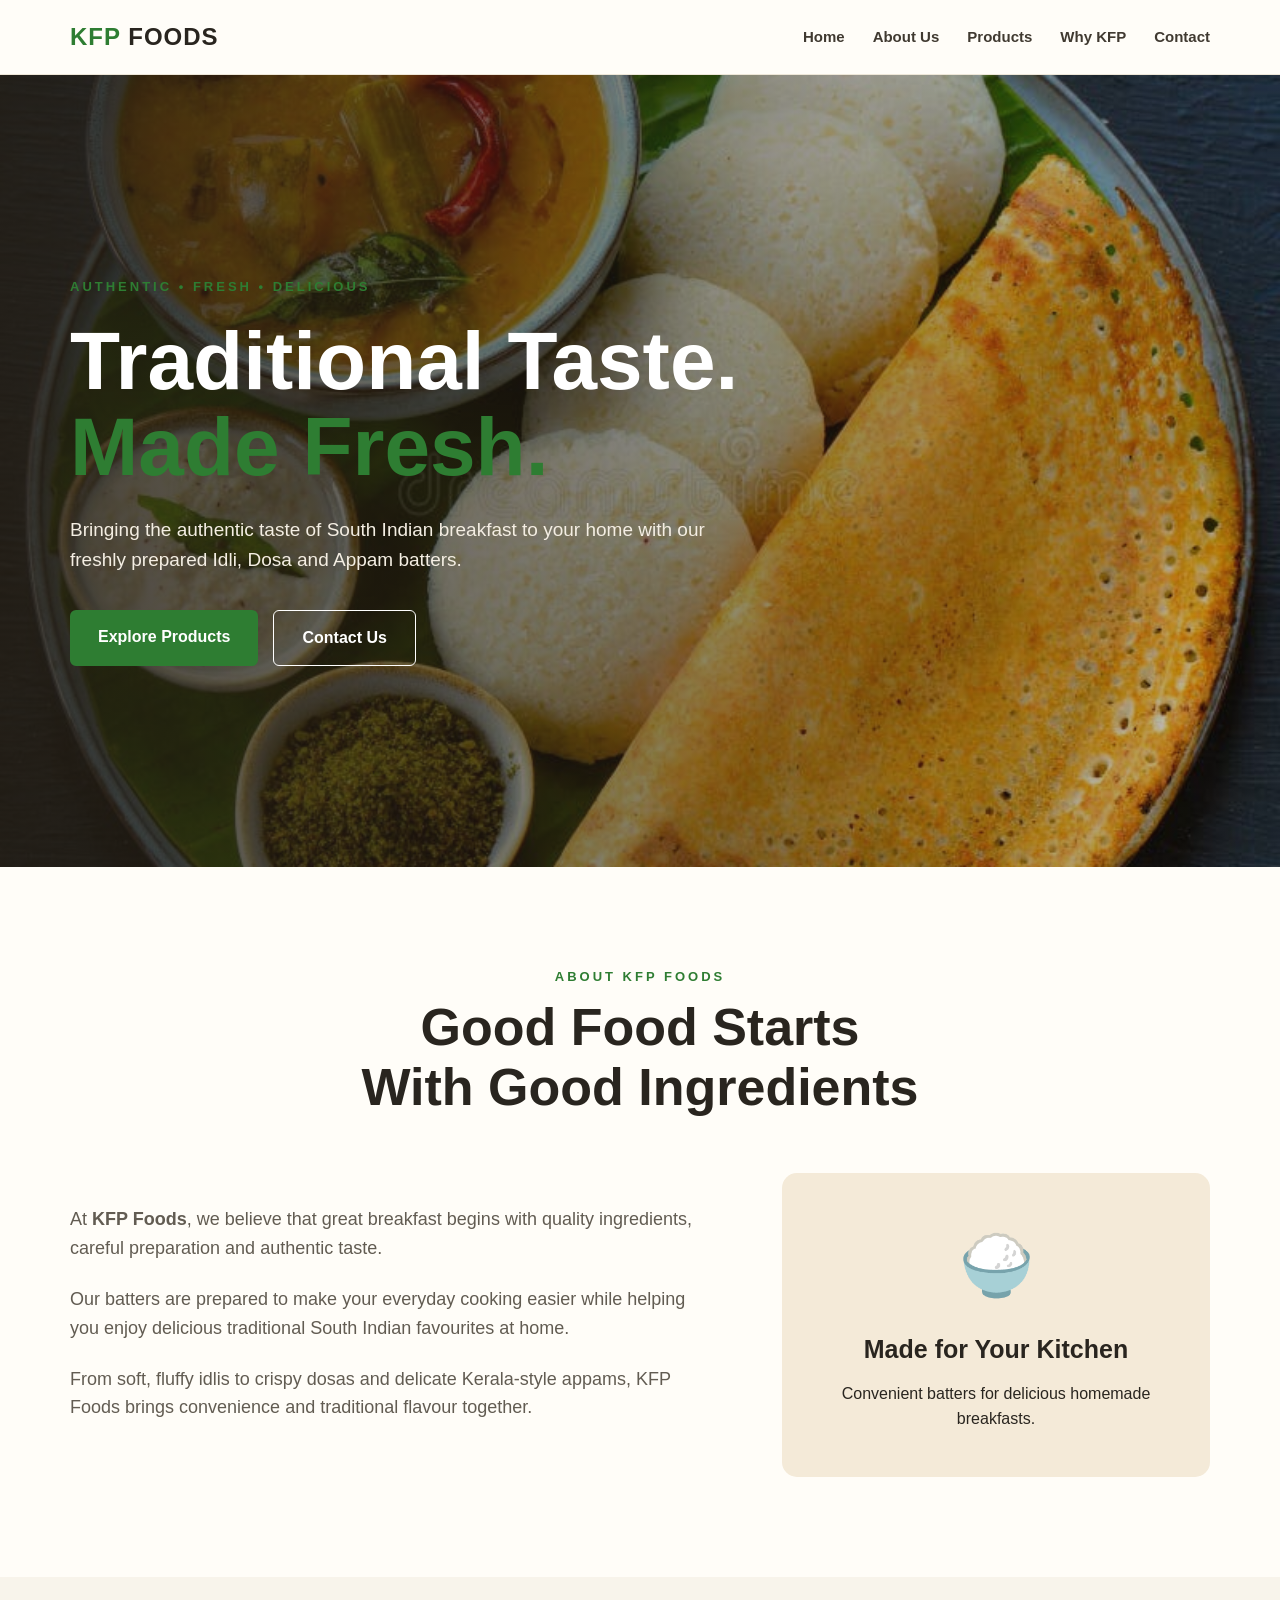
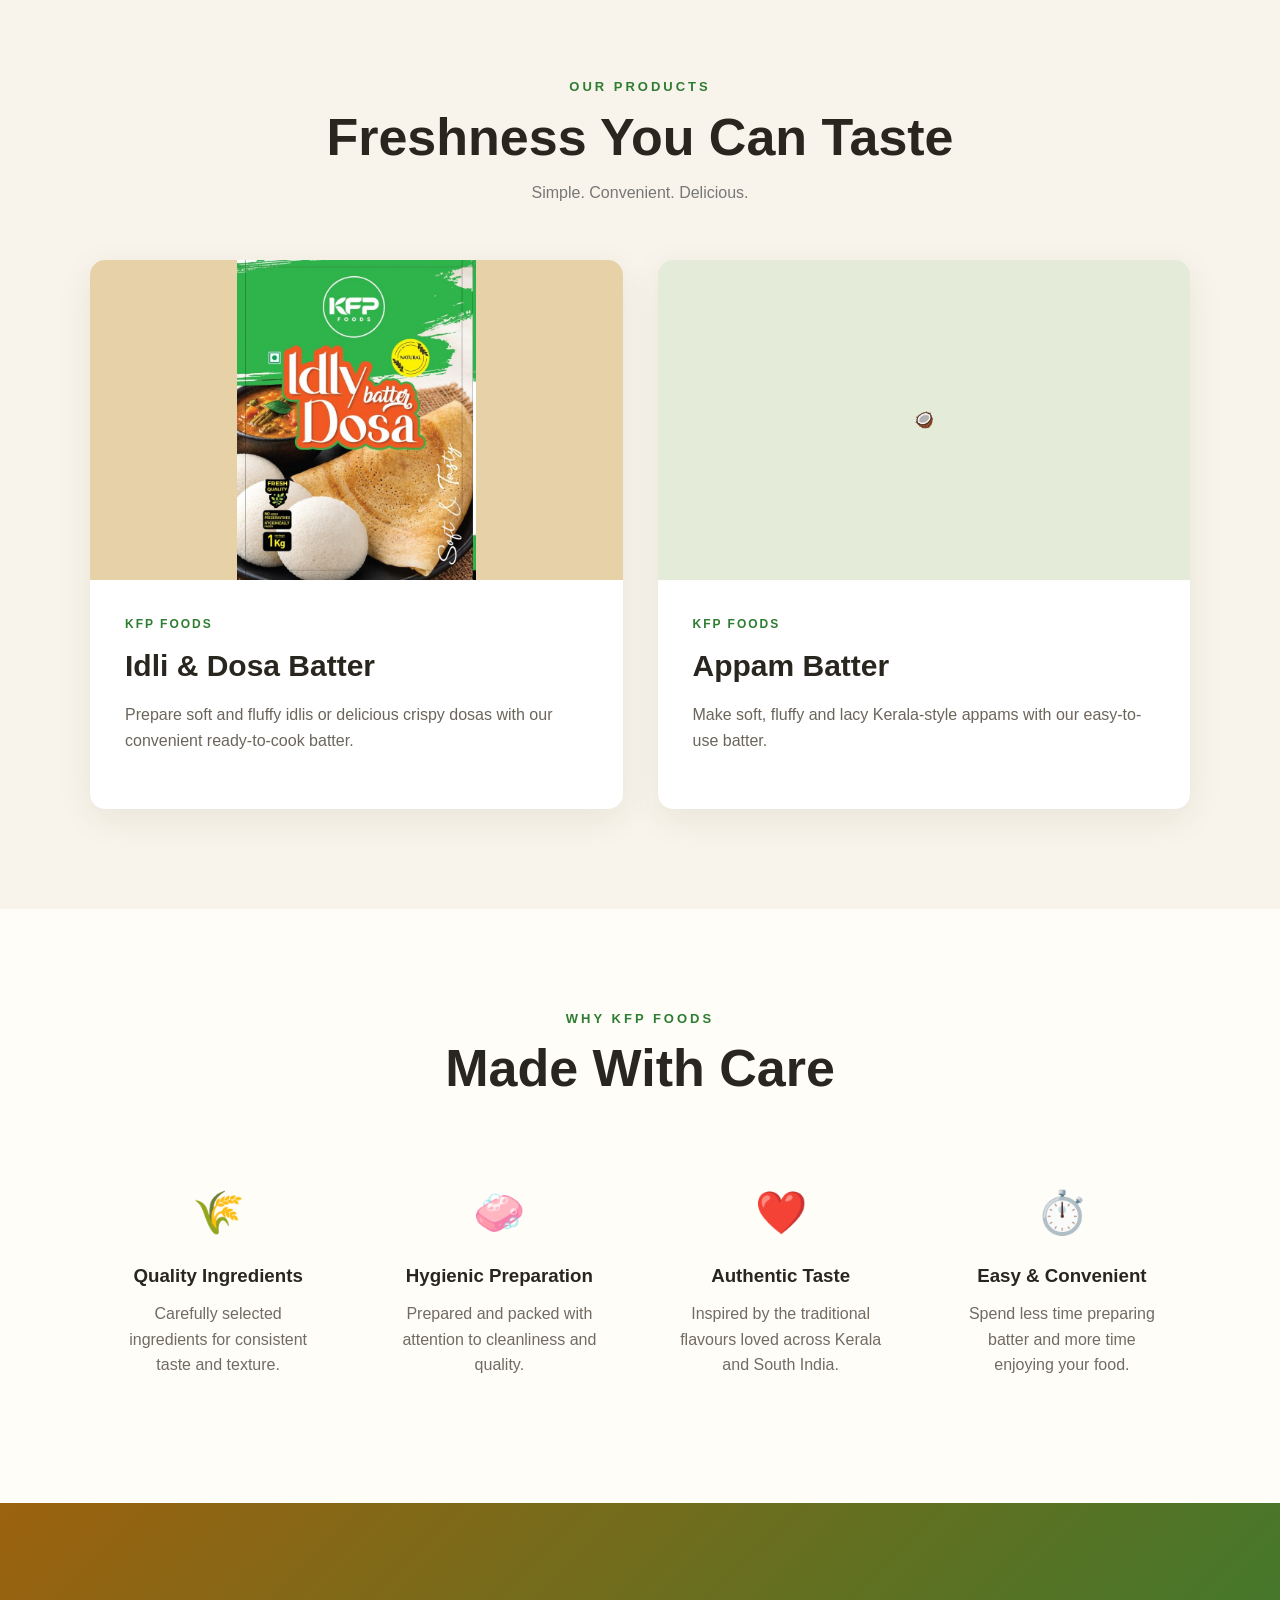
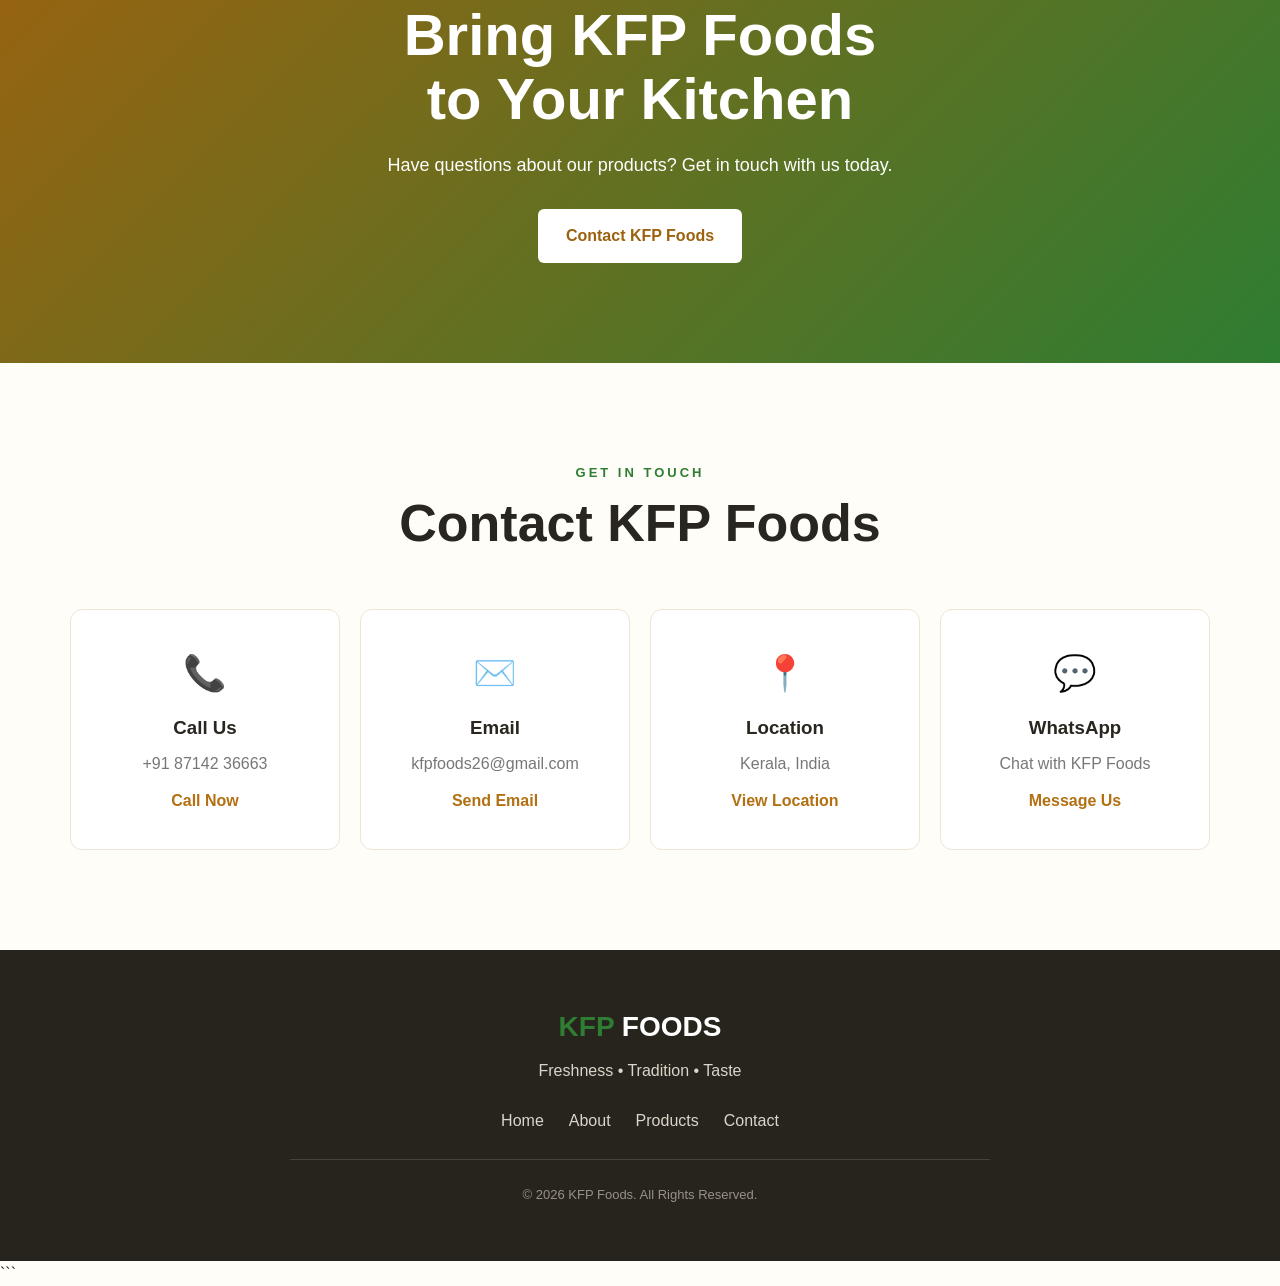
<file: index.html>
<!DOCTYPE html>
<html lang="en">

<head>
    <meta charset="UTF-8">
    <meta name="viewport" content="width=device-width, initial-scale=1.0">

    <title>KFP Foods | Fresh Traditional Batters</title>

    <link rel="stylesheet" href="style.css">
</head>

<body>

    <!-- NAVIGATION -->
    <header>
        <nav class="navbar">

            <div class="logo">
                <span>KFP</span> FOODS
            </div>

            <div class="nav-links">
                <a href="#home">Home</a>
                <a href="#about">About Us</a>
                <a href="#products">Products</a>
                <a href="#why-us">Why KFP</a>
                <a href="#contact">Contact</a>
            </div>

        </nav>
    </header>


    <!-- HERO -->
    <section id="home" class="hero">

        <div class="hero-content">

            <p class="small-title">
                AUTHENTIC • FRESH • DELICIOUS
            </p>

            <h1>
                Traditional Taste.<br>
                <span>Made Fresh.</span>
            </h1>

            <p class="hero-text">
                Bringing the authentic taste of South Indian breakfast
                to your home with our freshly prepared Idli, Dosa
                and Appam batters.
            </p>

            <div class="hero-buttons">

                <a href="#products" class="btn primary">
                    Explore Products
                </a>

                <a href="#contact" class="btn secondary">
                    Contact Us
                </a>

            </div>

        </div>

    </section>


    <!-- ABOUT -->
    <section id="about" class="about section">

        <div class="section-heading">

            <p>ABOUT KFP FOODS</p>

            <h2>Good Food Starts<br>With Good Ingredients</h2>

        </div>

        <div class="about-content">

            <div class="about-text">

                <p>
                    At <strong>KFP Foods</strong>, we believe that
                    great breakfast begins with quality ingredients,
                    careful preparation and authentic taste.
                </p>

                <p>
                    Our batters are prepared to make your everyday
                    cooking easier while helping you enjoy delicious
                    traditional South Indian favourites at home.
                </p>

                <p>
                    From soft, fluffy idlis to crispy dosas and
                    delicate Kerala-style appams, KFP Foods brings
                    convenience and traditional flavour together.
                </p>

            </div>

            <div class="about-box">

                <div class="about-icon">🍚</div>

                <h3>Made for Your Kitchen</h3>

                <p>
                    Convenient batters for delicious homemade
                    breakfasts.
                </p>

            </div>

        </div>

    </section>


    <!-- PRODUCTS -->
    <section id="products" class="products section">

        <div class="section-heading">

            <p>OUR PRODUCTS</p>

            <h2>Freshness You Can Taste</h2>

            <span>
                Simple. Convenient. Delicious.
            </span>

        </div>


        <div class="product-grid">


            <!-- PRODUCT 1 -->

            <div class="product-card">

                <div class="product-image idli">
                    <img src="photos/Idly Dosa1.jpeg" alt="Fresh KFP Batter">
                </div>

                <div class="product-info">

                    <p class="product-tag">
                        KFP FOODS
                    </p>

                    <h3>
                        Idli & Dosa Batter
                    </h3>

                    <p>
                        Prepare soft and fluffy idlis or
                        delicious crispy dosas with our
                        convenient ready-to-cook batter.
                    </p>

                    
                </div>

            </div>


            <!-- PRODUCT 2 -->

            <div class="product-card">

                <div class="product-image appam">
                    🥥
                </div>

                <div class="product-info">

                    <p class="product-tag">
                        KFP FOODS
                    </p>

                    <h3>
                        Appam Batter
                    </h3>

                    <p>
                        Make soft, fluffy and lacy Kerala-style
                        appams with our easy-to-use batter.
                    </p>

                    

                </div>

            </div>

        </div>

    </section>


    <!-- WHY KFP -->
    <section id="why-us" class="why-us section">

        <div class="section-heading">

            <p>WHY KFP FOODS</p>

            <h2>Made With Care</h2>

        </div>


        <div class="features">

            <div class="feature">

                <div class="feature-icon">
                    🌾
                </div>

                <h3>Quality Ingredients</h3>

                <p>
                    Carefully selected ingredients for
                    consistent taste and texture.
                </p>

            </div>


            <div class="feature">

                <div class="feature-icon">
                    🧼
                </div>

                <h3>Hygienic Preparation</h3>

                <p>
                    Prepared and packed with attention to
                    cleanliness and quality.
                </p>

            </div>


            <div class="feature">

                <div class="feature-icon">
                    ❤️
                </div>

                <h3>Authentic Taste</h3>

                <p>
                    Inspired by the traditional flavours
                    loved across Kerala and South India.
                </p>

            </div>


            <div class="feature">

                <div class="feature-icon">
                    ⏱️
                </div>

                <h3>Easy & Convenient</h3>

                <p>
                    Spend less time preparing batter and
                    more time enjoying your food.
                </p>

            </div>

        </div>

    </section>


    <!-- CALL TO ACTION -->

    <section class="cta">

        <h2>
            Bring KFP Foods<br>
            to Your Kitchen
        </h2>

        <p>
            Have questions about our products?
            Get in touch with us today.
        </p>

        <a href="#contact" class="btn white">
            Contact KFP Foods
        </a>

    </section>


    <!-- CONTACT -->

    <section id="contact" class="contact section">

        <div class="section-heading">

            <p>GET IN TOUCH</p>

            <h2>Contact KFP Foods</h2>

        </div>


        <div class="contact-grid">

            <div class="contact-card">

                <div class="contact-icon">
                    📞
                </div>

                <h3>Call Us</h3>

                <p>
                    +91 87142 36663
                </p>

                <a href="tel:+91 8714236663">
                    Call Now
                </a>

            </div>


            <div class="contact-card">

                <div class="contact-icon">
                    ✉️
                </div>

                <h3>Email</h3>

                <p>
                    kfpfoods26@gmail.com
                </p>

                <a href="mailto:kfpfoods26@gmail.com">
                    Send Email
                </a>

            </div>


            <div class="contact-card">

                <div class="contact-icon">
                    📍
                </div>

                <h3>Location</h3>

                <p>
                    Kerala, India
                </p>

                <a href="#">
                    View Location
                </a>

            </div>


            <div class="contact-card">

                <div class="contact-icon">
                    💬
                </div>

                <h3>WhatsApp</h3>

                <p>
                    Chat with KFP Foods
                </p>

                <a href="https://wa.me/918714236663"
                   target="_blank">
                    Message Us
                </a>

            </div>

        </div>

    </section>


    <!-- FOOTER -->

    <footer>

        <div class="footer-logo">
            <span>KFP</span> FOODS
        </div>

        <p>
            Freshness • Tradition • Taste
        </p>

        <div class="footer-links">
            <a href="#home">Home</a>
            <a href="#about">About</a>
            <a href="#products">Products</a>
            <a href="#contact">Contact</a>
        </div>

        <hr>

        <p class="copyright">
            © 2026 KFP Foods. All Rights Reserved.
        </p>

    </footer>

</body>

</html>
```
</file>
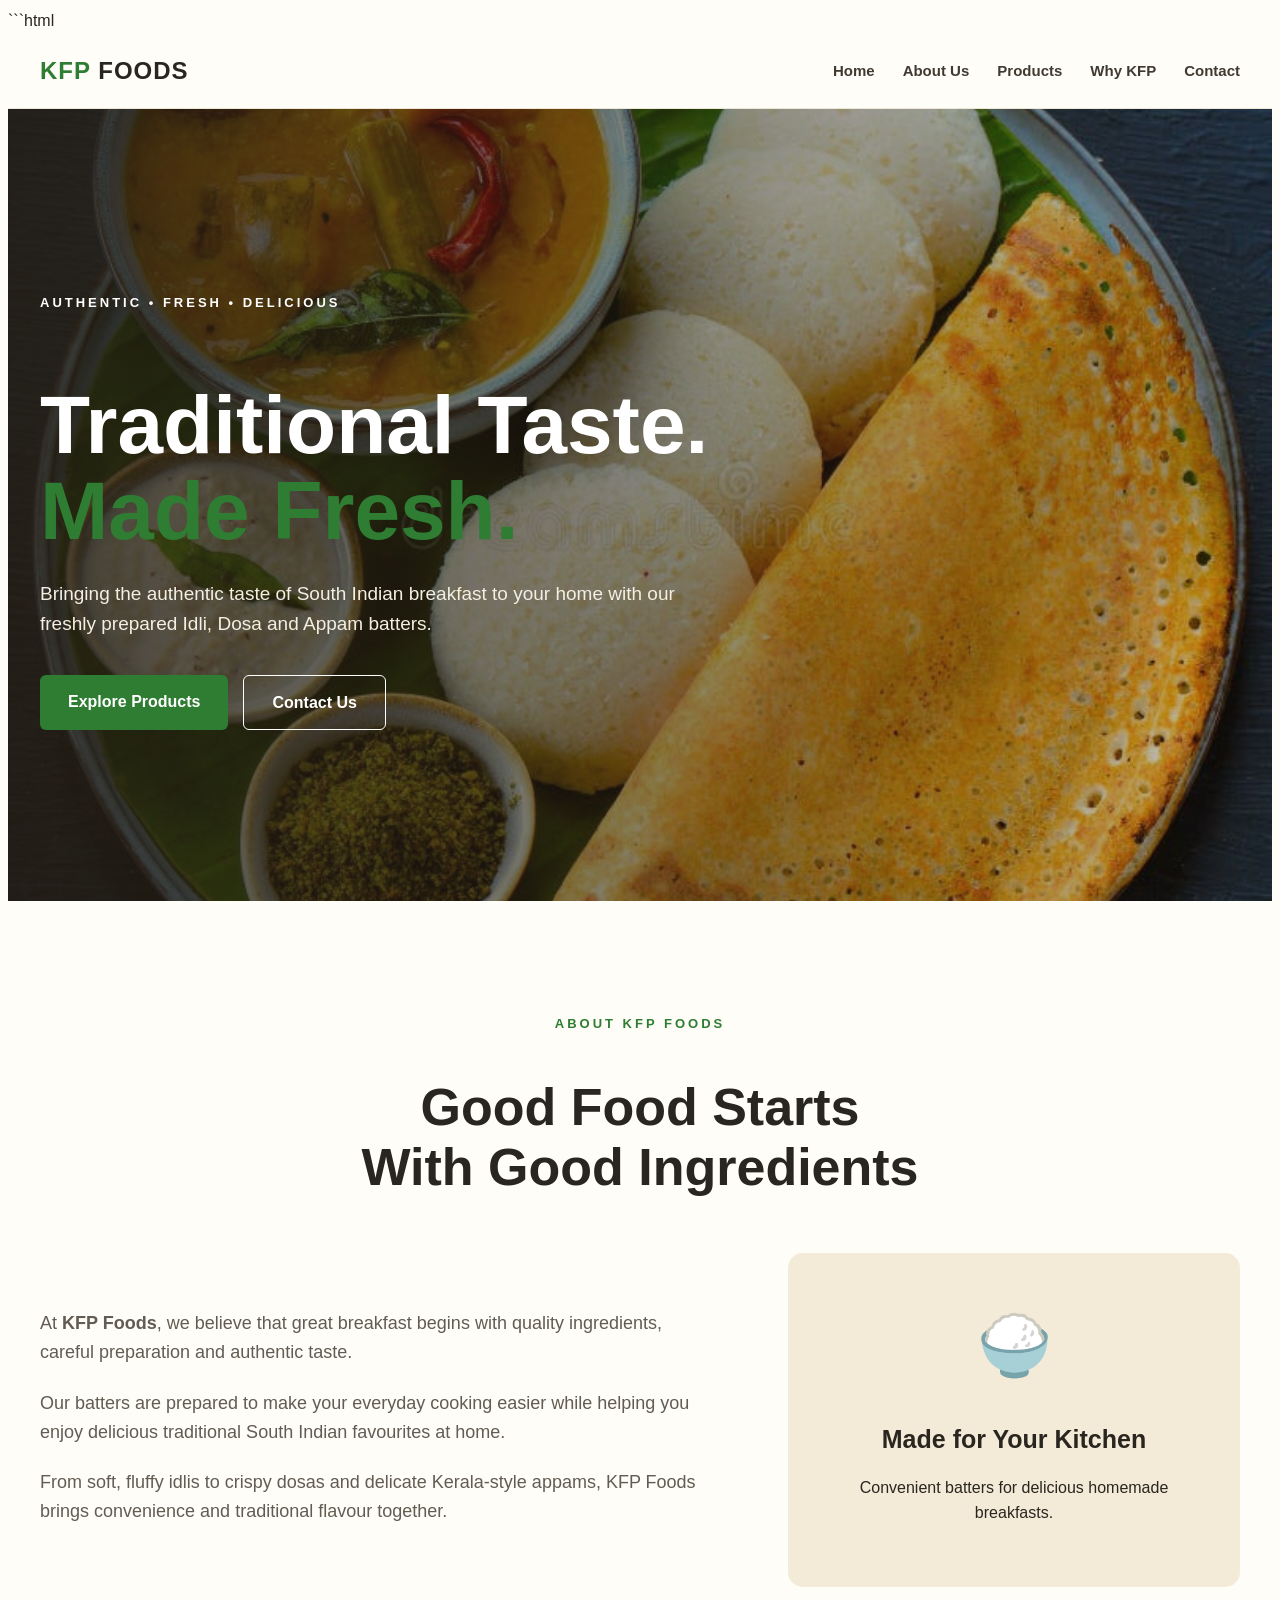
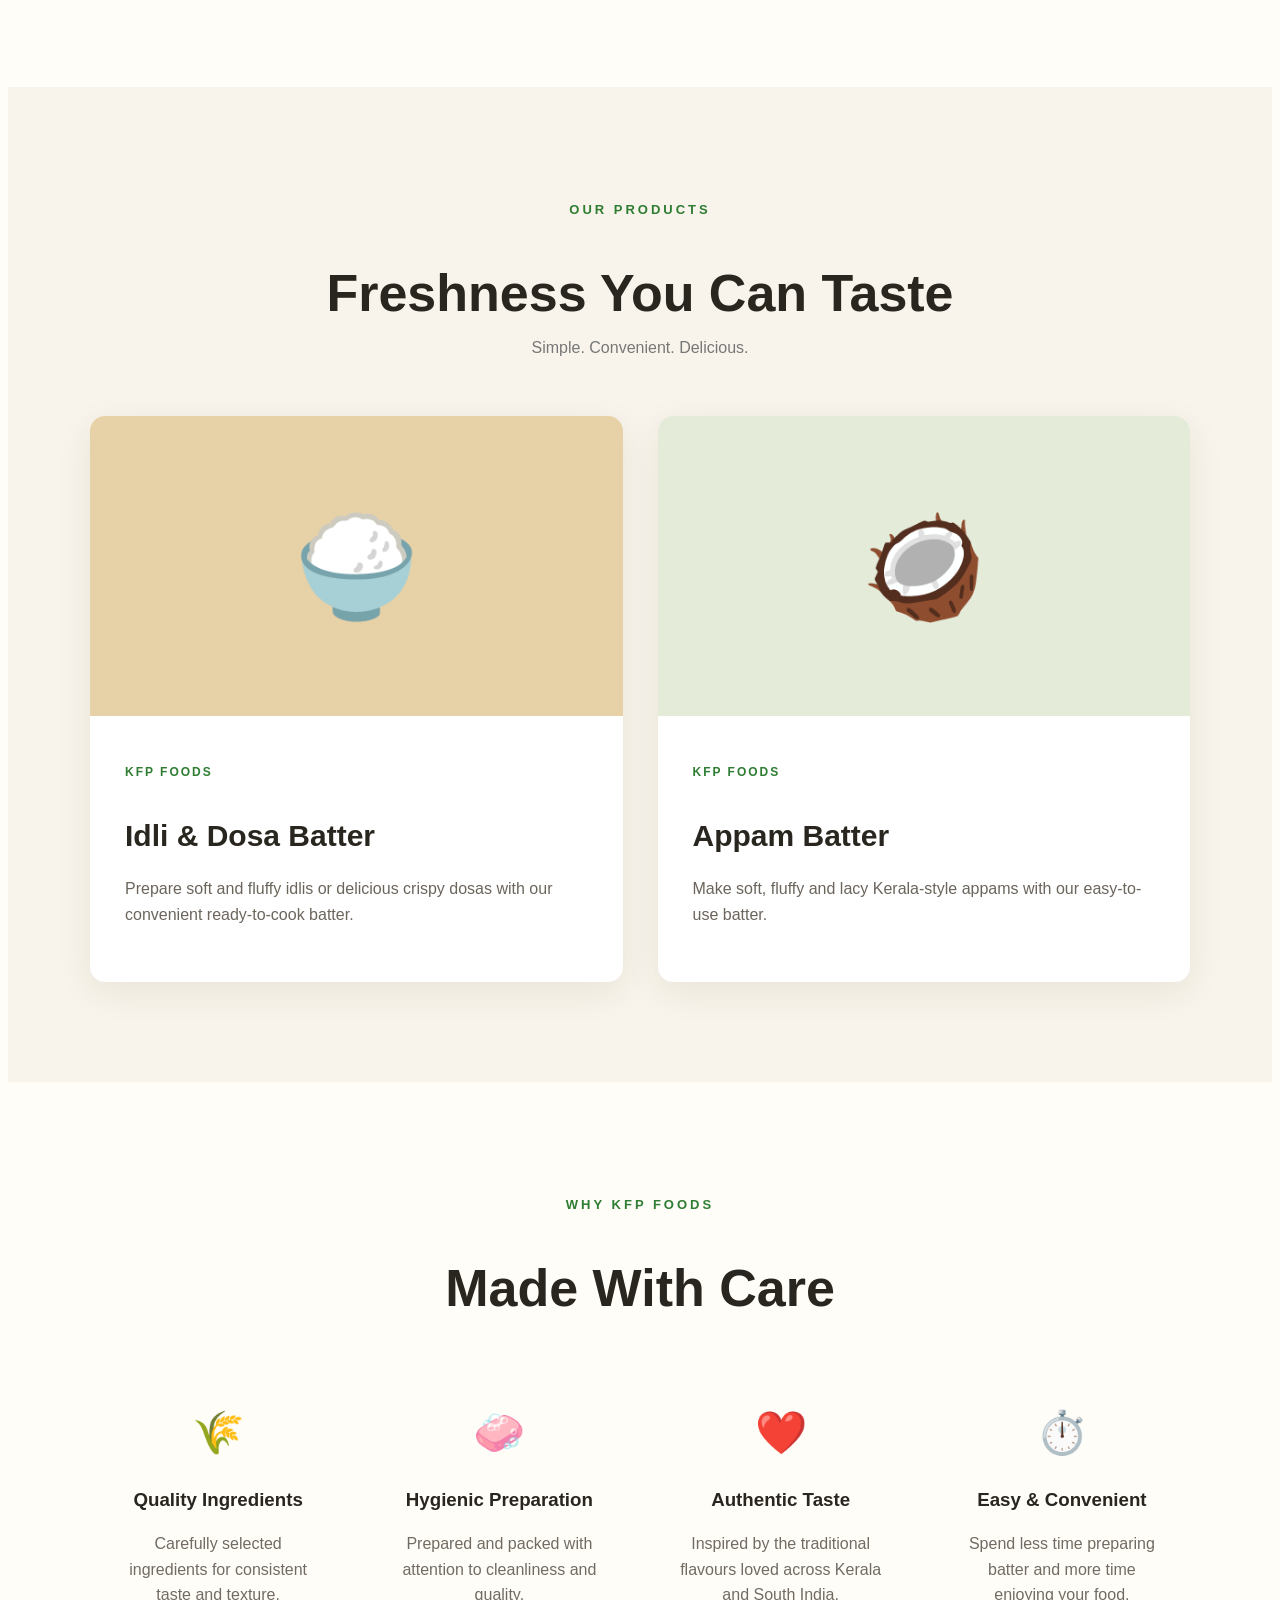
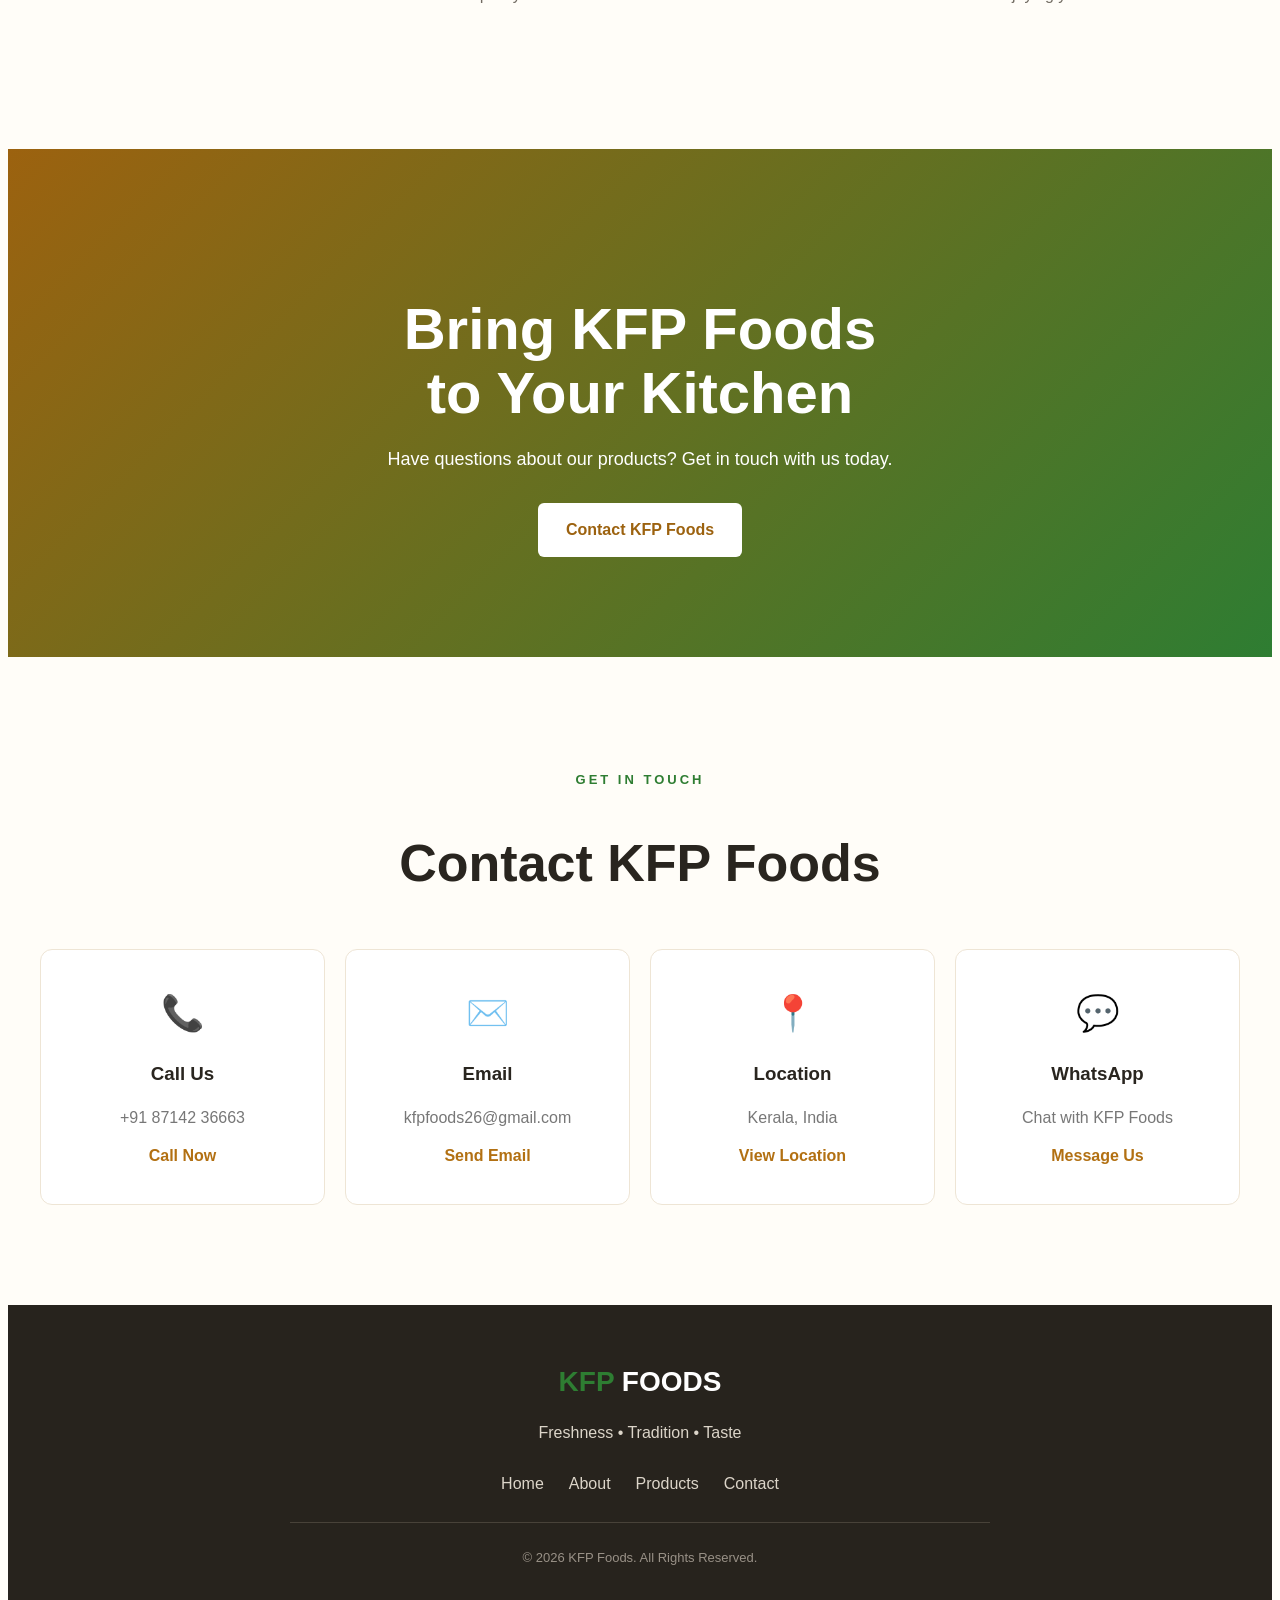
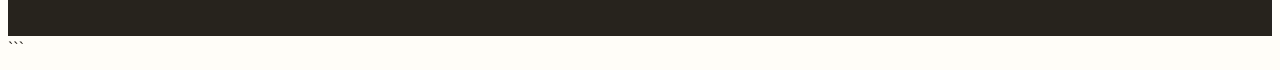
<file: KFP-Foods/index.html>
```html
<!DOCTYPE html>
<html lang="en">

<head>
    <meta charset="UTF-8">
    <meta name="viewport" content="width=device-width, initial-scale=1.0">

    <title>KFP Foods | Fresh Traditional Batters</title>

    <link rel="stylesheet" href="style.css">
</head>

<body>

    <!-- NAVIGATION -->
    <header>
        <nav class="navbar">

            <div class="logo">
                <span>KFP</span> FOODS
            </div>

            <div class="nav-links">
                <a href="#home">Home</a>
                <a href="#about">About Us</a>
                <a href="#products">Products</a>
                <a href="#why-us">Why KFP</a>
                <a href="#contact">Contact</a>
            </div>

        </nav>
    </header>


    <!-- HERO -->
    <section id="home" class="hero">

        <div class="hero-content">

            <p class="small-title">
                AUTHENTIC • FRESH • DELICIOUS
            </p>

            <h1>
                Traditional Taste.<br>
                <span>Made Fresh.</span>
            </h1>

            <p class="hero-text">
                Bringing the authentic taste of South Indian breakfast
                to your home with our freshly prepared Idli, Dosa
                and Appam batters.
            </p>

            <div class="hero-buttons">

                <a href="#products" class="btn primary">
                    Explore Products
                </a>

                <a href="#contact" class="btn secondary">
                    Contact Us
                </a>

            </div>

        </div>

    </section>


    <!-- ABOUT -->
    <section id="about" class="about section">

        <div class="section-heading">

            <p>ABOUT KFP FOODS</p>

            <h2>Good Food Starts<br>With Good Ingredients</h2>

        </div>

        <div class="about-content">

            <div class="about-text">

                <p>
                    At <strong>KFP Foods</strong>, we believe that
                    great breakfast begins with quality ingredients,
                    careful preparation and authentic taste.
                </p>

                <p>
                    Our batters are prepared to make your everyday
                    cooking easier while helping you enjoy delicious
                    traditional South Indian favourites at home.
                </p>

                <p>
                    From soft, fluffy idlis to crispy dosas and
                    delicate Kerala-style appams, KFP Foods brings
                    convenience and traditional flavour together.
                </p>

            </div>

            <div class="about-box">

                <div class="about-icon">🍚</div>

                <h3>Made for Your Kitchen</h3>

                <p>
                    Convenient batters for delicious homemade
                    breakfasts.
                </p>

            </div>

        </div>

    </section>


    <!-- PRODUCTS -->
    <section id="products" class="products section">

        <div class="section-heading">

            <p>OUR PRODUCTS</p>

            <h2>Freshness You Can Taste</h2>

            <span>
                Simple. Convenient. Delicious.
            </span>

        </div>


        <div class="product-grid">


            <!-- PRODUCT 1 -->

            <div class="product-card">

                <div class="product-image idli">
                    🍚
                </div>

                <div class="product-info">

                    <p class="product-tag">
                        KFP FOODS
                    </p>

                    <h3>
                        Idli & Dosa Batter
                    </h3>

                    <p>
                        Prepare soft and fluffy idlis or
                        delicious crispy dosas with our
                        convenient ready-to-cook batter.
                    </p>

                 

                </div>

            </div>


            <!-- PRODUCT 2 -->

            <div class="product-card">

                <div class="product-image appam">
                    🥥
                </div>

                <div class="product-info">

                    <p class="product-tag">
                        KFP FOODS
                    </p>

                    <h3>
                        Appam Batter
                    </h3>

                    <p>
                        Make soft, fluffy and lacy Kerala-style
                        appams with our easy-to-use batter.
                    </p>

                   

                </div>

            </div>

        </div>

    </section>


    <!-- WHY KFP -->
    <section id="why-us" class="why-us section">

        <div class="section-heading">

            <p>WHY KFP FOODS</p>

            <h2>Made With Care</h2>

        </div>


        <div class="features">

            <div class="feature">

                <div class="feature-icon">
                    🌾
                </div>

                <h3>Quality Ingredients</h3>

                <p>
                    Carefully selected ingredients for
                    consistent taste and texture.
                </p>

            </div>


            <div class="feature">

                <div class="feature-icon">
                    🧼
                </div>

                <h3>Hygienic Preparation</h3>

                <p>
                    Prepared and packed with attention to
                    cleanliness and quality.
                </p>

            </div>


            <div class="feature">

                <div class="feature-icon">
                    ❤️
                </div>

                <h3>Authentic Taste</h3>

                <p>
                    Inspired by the traditional flavours
                    loved across Kerala and South India.
                </p>

            </div>


            <div class="feature">

                <div class="feature-icon">
                    ⏱️
                </div>

                <h3>Easy & Convenient</h3>

                <p>
                    Spend less time preparing batter and
                    more time enjoying your food.
                </p>

            </div>

        </div>

    </section>


    <!-- CALL TO ACTION -->

    <section class="cta">

        <h2>
            Bring KFP Foods<br>
            to Your Kitchen
        </h2>

        <p>
            Have questions about our products?
            Get in touch with us today.
        </p>

        <a href="#contact" class="btn white">
            Contact KFP Foods
        </a>

    </section>


    <!-- CONTACT -->

    <section id="contact" class="contact section">

        <div class="section-heading">

            <p>GET IN TOUCH</p>

            <h2>Contact KFP Foods</h2>

        </div>


        <div class="contact-grid">

            <div class="contact-card">

                <div class="contact-icon">
                    📞
                </div>

                <h3>Call Us</h3>

                <p>
                    +91 87142 36663
                </p>

                <a href="phn:+91 8714236663">
                    Call Now
                </a>

            </div>


            <div class="contact-card">

                <div class="contact-icon">
                    ✉️
                </div>

                <h3>Email</h3>

                <p>
                    kfpfoods26@gmail.com
                </p>

                <a href="mailto:kfpfoods26@gmail.com">
                    Send Email
                </a>

            </div>


            <div class="contact-card">

                <div class="contact-icon">
                    📍
                </div>

                <h3>Location</h3>

                <p>
                    Kerala, India
                </p>

                <a href="#">
                    View Location
                </a>

            </div>


            <div class="contact-card">

                <div class="contact-icon">
                    💬
                </div>

                <h3>WhatsApp</h3>

                <p>
                    Chat with KFP Foods
                </p>

                <a href="https://wa.me/918714236663"
                   target="_blank">
                    Message Us
                </a>

            </div>

        </div>

    </section>


    <!-- FOOTER -->

    <footer>

        <div class="footer-logo">
            <span>KFP</span> FOODS
        </div>

        <p>
            Freshness • Tradition • Taste
        </p>

        <div class="footer-links">
            <a href="#home">Home</a>
            <a href="#about">About</a>
            <a href="#products">Products</a>
            <a href="#contact">Contact</a>
        </div>

        <hr>

        <p class="copyright">
            © 2026 KFP Foods. All Rights Reserved.
        </p>

    </footer>

</body>

</html>
```
</file>
<file: style.css>
* {
    margin: 0;
    padding: 0;
    box-sizing: border-box;
}

html {
    scroll-behavior: smooth;
}

body {
    font-family: Arial, Helvetica, sans-serif;
    color: #29251f;
    background: #fffdf8;
    line-height: 1.6;
}


/* =========================
   NAVIGATION
========================= */

header {
    position: sticky;
    top: 0;
    z-index: 1000;

    background: rgba(255, 253, 248, 0.96);

    border-bottom: 1px solid #eee7d8;
}

.navbar {
    max-width: 1200px;
    margin: auto;

    padding: 18px 30px;

    display: flex;
    align-items: center;
    justify-content: space-between;
}

.logo {
    font-size: 24px;
    font-weight: 800;
    letter-spacing: 1px;
}

.logo span,
.footer-logo span {
    color: #2E7D32;
}

.nav-links {
    display: flex;
    gap: 28px;
}

.nav-links a {
    color: #403a31;
    text-decoration: none;
    font-size: 15px;
    font-weight: 600;
}

.nav-links a:hover {
    color:#2E7D32;
}


/* =========================
   HERO
========================= */

.hero {
    min-height: 88vh;

    display: flex;
    align-items: center;

    background:
        linear-gradient(
            90deg,
            rgba(35, 28, 18, 0.85),
            rgba(35, 28, 18, 0.25)
        ),
        url("photos/idli-dosa.jpeg");

    background-size: cover;
    background-position: center;

    color: white;
}

.hero-content {
    max-width: 1200px;
    width: 100%;
    margin: auto;

    padding: 80px 30px;
}

.small-title {
    color: #2E7D32;
    font-weight: bold;
    letter-spacing: 3px;
    font-size: 13px;

    margin-bottom: 20px;
}

.hero h1 {
    font-size: clamp(48px, 7vw, 82px);
    line-height: 1.05;

    margin-bottom: 25px;
}

.hero h1 span {
    color: #2E7D32;
}

.hero-text {
    max-width: 650px;

    font-size: 19px;

    color: #f4eee3;

    margin-bottom: 35px;
}

.hero-buttons {
    display: flex;
    gap: 15px;
    flex-wrap: wrap;
}


/* =========================
   BUTTONS
========================= */

.btn {
    display: inline-block;

    padding: 14px 28px;

    border-radius: 6px;

    text-decoration: none;

    font-weight: bold;

    transition: 0.25s;
}

.primary {
    background:#2E7D32;
    color: white;
}

.primary:hover {
    background: #2E7D32;
    transform: translateY(-2px);
}

.secondary {
    border: 1px solid white;
    color: white;
}

.secondary:hover {
    background: white;
    color: #29251f;
}

.white {
    background: white;
    color: #9c620f;
}

.white:hover {
    background: #fff1d2;
}


/* =========================
   COMMON SECTIONS
========================= */

.section {
    max-width: 1200px;
    margin: auto;

    padding: 100px 30px;
}

.section-heading {
    text-align: center;

    margin-bottom: 55px;
}

.section-heading > p {
    color:#2E7D32;

    font-size: 13px;

    font-weight: bold;

    letter-spacing: 3px;

    margin-bottom: 10px;
}

.section-heading h2 {
    font-size: clamp(34px, 5vw, 52px);

    line-height: 1.15;

    margin-bottom: 12px;
}

.section-heading span {
    color: #777;
}


/* =========================
   ABOUT
========================= */

.about-content {
    display: grid;

    grid-template-columns: 1.5fr 1fr;

    gap: 70px;

    align-items: center;
}

.about-text p {
    color: #625c52;

    font-size: 18px;

    margin-bottom: 22px;
}

.about-box {
    padding: 45px;

    background: #f4ead8;

    border-radius: 15px;

    text-align: center;
}

.about-icon {
    font-size: 60px;

    margin-bottom: 15px;
}

.about-box h3 {
    font-size: 25px;

    margin-bottom: 12px;
}


/* =========================
   PRODUCTS
========================= */

.products {
    max-width: none;

    background: #f8f4eb;
}

.product-grid {
    max-width: 1100px;

    margin: auto;

    display: grid;

    grid-template-columns: repeat(2, 1fr);

    gap: 35px;
}

.product-card {
    background: white;

    border-radius: 15px;

    overflow: hidden;

    box-shadow: 0 10px 35px rgba(60, 45, 20, 0.08);

    transition: 0.3s;
}

.product-card:hover {
    transform: translateY(-7px);

    box-shadow: 0 15px 40px rgba(60, 45, 20, 0.15);
}

.product-image {
    width: 100%;
    height: 320px;
    display: flex;
    justify-content: center;
    align-items: center;
    overflow: hidden;
    background: #ffffff;
}

.product-image img {
    width: 100%;
    height: 100%;
    object-fit: contain;
    object-position: center;
    display: block;
}

.idli {
    background:
        linear-gradient(
            rgba(210, 166, 86, 0.25),
            rgba(210, 166, 86, 0.25)
        ),
        #eee0c3;
}

.appam {
    background:
        linear-gradient(
            rgba(255, 255, 255, 0.15),
            rgba(255, 255, 255, 0.15)
        ),
        #dfe8d2;
}

.product-info {
    padding: 35px;
}

.product-tag {
    color:#2E7D32;

    font-size: 12px;

    font-weight: bold;

    letter-spacing: 2px;

    margin-bottom: 8px;
}

.product-info h3 {
    font-size: 30px;

    margin-bottom: 12px;
}

.product-info p:not(.product-tag) {
    color: #6b655c;

    margin-bottom: 20px;
}

.product-info a {
    color: #a96912;

    font-weight: bold;

    text-decoration: none;
}


/* =========================
   WHY KFP
========================= */

.why-us {
    max-width: none;
}

.features {
    max-width: 1100px;

    margin: auto;

    display: grid;

    grid-template-columns: repeat(4, 1fr);

    gap: 25px;
}

.feature {
    text-align: center;

    padding: 25px;
}

.feature-icon {
    font-size: 42px;

    margin-bottom: 15px;
}

.feature h3 {
    margin-bottom: 10px;
}

.feature p {
    color: #716b62;
}


/* =========================
   CTA
========================= */

.cta {
    padding: 100px 30px;

    text-align: center;

    background:
        linear-gradient(
            135deg,
            #9c620f,
           #2E7D32
        );

    color: white;
}

.cta h2 {
    font-size: clamp(38px, 5vw, 58px);

    line-height: 1.1;

    margin-bottom: 20px;
}

.cta p {
    margin-bottom: 30px;

    font-size: 18px;
}


/* =========================
   CONTACT
========================= */

.contact {
    max-width: 1200px;
}

.contact-grid {
    display: grid;

    grid-template-columns: repeat(4, 1fr);

    gap: 20px;
}

.contact-card {
    text-align: center;

    padding: 35px 20px;

    border: 1px solid #eee5d5;

    border-radius: 12px;

    background: white;
}

.contact-icon {
    font-size: 35px;

    margin-bottom: 12px;
}

.contact-card h3 {
    margin-bottom: 8px;
}

.contact-card p {
    color: #777;

    margin-bottom: 12px;
}

.contact-card a {
    color: #b27012;

    text-decoration: none;

    font-weight: bold;
}


/* =========================
   FOOTER
========================= */

footer {
    background: #27231d;

    color: #dcd5c9;

    text-align: center;

    padding: 55px 30px;
}

.footer-logo {
    color: white;

    font-size: 28px;

    font-weight: bold;

    margin-bottom: 8px;
}

.footer-links {
    margin: 25px 0;

    display: flex;

    justify-content: center;

    gap: 25px;
}

.footer-links a {
    color: #dcd5c9;

    text-decoration: none;
}

.footer-links a:hover {
    color: #f3c46b;
}

footer hr {
    border: 0;

    border-top: 1px solid #484239;

    margin: 25px auto;

    max-width: 700px;
}

.copyright {
    font-size: 13px;

    color: #999187;
}


/* =========================
   MOBILE
========================= */

@media (max-width: 850px) {

    .navbar {
        flex-direction: column;

        gap: 15px;
    }

    .nav-links {
        gap: 15px;

        flex-wrap: wrap;

        justify-content: center;
    }

    .about-content {
        grid-template-columns: 1fr;
    }

    .features {
        grid-template-columns: repeat(2, 1fr);
    }

    .contact-grid {
        grid-template-columns: repeat(2, 1fr);
    }

}


@media (max-width: 600px) {
  
    .hero {
        min-height: 80vh;
    }

    .hero-content {
        padding: 60px 22px;
    }

    .hero h1 {
        font-size: 46px;
    }

    .section {
        padding: 70px 22px;
    }

    .product-grid {
        grid-template-columns: 1fr;
    }

    .features {
        grid-template-columns: 1fr;
    }

    .contact-grid {
        grid-template-columns: 1fr;
    }

    .footer-links {
        flex-direction: column;
        gap: 10px;
    }
        /* Fix product cards on mobile */
    .product-card {
        display: flex;
        flex-direction: column;
        transform: none;
    }

    .product-image {
        width: 100%;
        height: 280px;
        flex-shrink: 0;
        overflow: hidden;
    }

    .product-image img {
        width: 100%;
        height: 100%;
        object-fit: contain;
        object-position: center;
    }

    .product-info {
        padding: 24px;
        background: #ffffff;
        color: #29251f;
    }

    .product-info h3 {
        font-size: 24px;
        color: #29251f;
    }

    .product-info p:not(.product-tag) {
        color: #625c52;
    }
        .products {
        padding-top: 60px;
    }

    .products .section-heading {
        margin-bottom: 35px;
    }

    .products .section-heading h2 {
        font-size: 32px;
        line-height: 1.2;
    }

}
</file>
<file: KFP-Foods/style.css>
```css
* {
    margin: 0;
    padding: 0;
    box-sizing: border-box;
}

html {
    scroll-behavior: smooth;
}

body {
    font-family: Arial, Helvetica, sans-serif;
    color: #29251f;
    background: #fffdf8;
    line-height: 1.6;
}


/* =========================
   NAVIGATION
========================= */

header {
    position: sticky;
    top: 0;
    z-index: 1000;

    background: rgba(255, 253, 248, 0.96);

    border-bottom: 1px solid #eee7d8;
}

.navbar {
    max-width: 1200px;
    margin: auto;

    padding: 18px 30px;

    display: flex;
    align-items: center;
    justify-content: space-between;
}

.logo {
    font-size: 24px;
    font-weight: 800;
    letter-spacing: 1px;
}

.logo span,
.footer-logo span {
    color: #2E7D32;
}

.nav-links {
    display: flex;
    gap: 28px;
}

.nav-links a {
    color: #403a31;
    text-decoration: none;
    font-size: 15px;
    font-weight: 600;
}

.nav-links a:hover {
    color:#2E7D32;
}


/* =========================
   HERO
========================= */

.hero {
    min-height: 88vh;

    display: flex;
    align-items: center;

    background:
        linear-gradient(
            90deg,
            rgba(35, 28, 18, 0.85),
            rgba(35, 28, 18, 0.25)
        ),
        url("photos/idli-dosa.jpeg");

    background-size: cover;
    background-position: center;

    color: white;
}

.hero-content {
    max-width: 1200px;
    width: 100%;
    margin: auto;

    padding: 80px 30px;
}

.small-title {
    color: ##2E7D32;
    font-weight: bold;
    letter-spacing: 3px;
    font-size: 13px;

    margin-bottom: 20px;
}

.hero h1 {
    font-size: clamp(48px, 7vw, 82px);
    line-height: 1.05;

    margin-bottom: 25px;
}

.hero h1 span {
    color: #2E7D32;
}

.hero-text {
    max-width: 650px;

    font-size: 19px;

    color: #f4eee3;

    margin-bottom: 35px;
}

.hero-buttons {
    display: flex;
    gap: 15px;
    flex-wrap: wrap;
}


/* =========================
   BUTTONS
========================= */

.btn {
    display: inline-block;

    padding: 14px 28px;

    border-radius: 6px;

    text-decoration: none;

    font-weight: bold;

    transition: 0.25s;
}

.primary {
    background:#2E7D32;
    color: white;
}

.primary:hover {
    background: #2E7D32;
    transform: translateY(-2px);
}

.secondary {
    border: 1px solid white;
    color: white;
}

.secondary:hover {
    background: white;
    color: #29251f;
}

.white {
    background: white;
    color: #9c620f;
}

.white:hover {
    background: #fff1d2;
}


/* =========================
   COMMON SECTIONS
========================= */

.section {
    max-width: 1200px;
    margin: auto;

    padding: 100px 30px;
}

.section-heading {
    text-align: center;

    margin-bottom: 55px;
}

.section-heading > p {
    color:#2E7D32;

    font-size: 13px;

    font-weight: bold;

    letter-spacing: 3px;

    margin-bottom: 10px;
}

.section-heading h2 {
    font-size: clamp(34px, 5vw, 52px);

    line-height: 1.15;

    margin-bottom: 12px;
}

.section-heading span {
    color: #777;
}


/* =========================
   ABOUT
========================= */

.about-content {
    display: grid;

    grid-template-columns: 1.5fr 1fr;

    gap: 70px;

    align-items: center;
}

.about-text p {
    color: #625c52;

    font-size: 18px;

    margin-bottom: 22px;
}

.about-box {
    padding: 45px;

    background: #f4ead8;

    border-radius: 15px;

    text-align: center;
}

.about-icon {
    font-size: 60px;

    margin-bottom: 15px;
}

.about-box h3 {
    font-size: 25px;

    margin-bottom: 12px;
}


/* =========================
   PRODUCTS
========================= */

.products {
    max-width: none;

    background: #f8f4eb;
}

.product-grid {
    max-width: 1100px;

    margin: auto;

    display: grid;

    grid-template-columns: repeat(2, 1fr);

    gap: 35px;
}

.product-card {
    background: white;

    border-radius: 15px;

    overflow: hidden;

    box-shadow: 0 10px 35px rgba(60, 45, 20, 0.08);

    transition: 0.3s;
}

.product-card:hover {
    transform: translateY(-7px);

    box-shadow: 0 15px 40px rgba(60, 45, 20, 0.15);
}

.product-image {
    height: 300px;

    display: flex;

    justify-content: center;
    align-items: center;

    font-size: 100px;
}

.idli {
    background:
        linear-gradient(
            rgba(210, 166, 86, 0.25),
            rgba(210, 166, 86, 0.25)
        ),
        #eee0c3;
}

.appam {
    background:
        linear-gradient(
            rgba(255, 255, 255, 0.15),
            rgba(255, 255, 255, 0.15)
        ),
        #dfe8d2;
}

.product-info {
    padding: 35px;
}

.product-tag {
    color:#2E7D32;

    font-size: 12px;

    font-weight: bold;

    letter-spacing: 2px;

    margin-bottom: 8px;
}

.product-info h3 {
    font-size: 30px;

    margin-bottom: 12px;
}

.product-info p:not(.product-tag) {
    color: #6b655c;

    margin-bottom: 20px;
}

.product-info a {
    color: #a96912;

    font-weight: bold;

    text-decoration: none;
}


/* =========================
   WHY KFP
========================= */

.why-us {
    max-width: none;
}

.features {
    max-width: 1100px;

    margin: auto;

    display: grid;

    grid-template-columns: repeat(4, 1fr);

    gap: 25px;
}

.feature {
    text-align: center;

    padding: 25px;
}

.feature-icon {
    font-size: 42px;

    margin-bottom: 15px;
}

.feature h3 {
    margin-bottom: 10px;
}

.feature p {
    color: #716b62;
}


/* =========================
   CTA
========================= */

.cta {
    padding: 100px 30px;

    text-align: center;

    background:
        linear-gradient(
            135deg,
            #9c620f,
           #2E7D32
        );

    color: white;
}

.cta h2 {
    font-size: clamp(38px, 5vw, 58px);

    line-height: 1.1;

    margin-bottom: 20px;
}

.cta p {
    margin-bottom: 30px;

    font-size: 18px;
}


/* =========================
   CONTACT
========================= */

.contact {
    max-width: 1200px;
}

.contact-grid {
    display: grid;

    grid-template-columns: repeat(4, 1fr);

    gap: 20px;
}

.contact-card {
    text-align: center;

    padding: 35px 20px;

    border: 1px solid #eee5d5;

    border-radius: 12px;

    background: white;
}

.contact-icon {
    font-size: 35px;

    margin-bottom: 12px;
}

.contact-card h3 {
    margin-bottom: 8px;
}

.contact-card p {
    color: #777;

    margin-bottom: 12px;
}

.contact-card a {
    color: #b27012;

    text-decoration: none;

    font-weight: bold;
}


/* =========================
   FOOTER
========================= */

footer {
    background: #27231d;

    color: #dcd5c9;

    text-align: center;

    padding: 55px 30px;
}

.footer-logo {
    color: white;

    font-size: 28px;

    font-weight: bold;

    margin-bottom: 8px;
}

.footer-links {
    margin: 25px 0;

    display: flex;

    justify-content: center;

    gap: 25px;
}

.footer-links a {
    color: #dcd5c9;

    text-decoration: none;
}

.footer-links a:hover {
    color: #f3c46b;
}

footer hr {
    border: 0;

    border-top: 1px solid #484239;

    margin: 25px auto;

    max-width: 700px;
}

.copyright {
    font-size: 13px;

    color: #999187;
}


/* =========================
   MOBILE
========================= */

@media (max-width: 850px) {

    .navbar {
        flex-direction: column;

        gap: 15px;
    }

    .nav-links {
        gap: 15px;

        flex-wrap: wrap;

        justify-content: center;
    }

    .about-content {
        grid-template-columns: 1fr;
    }

    .features {
        grid-template-columns: repeat(2, 1fr);
    }

    .contact-grid {
        grid-template-columns: repeat(2, 1fr);
    }

}


@media (max-width: 600px) {

    .hero {
        min-height: 80vh;
    }

    .hero-content {
        padding: 60px 22px;
    }

    .hero h1 {
        font-size: 46px;
    }

    .section {
        padding: 70px 22px;
    }

    .product-grid {
        grid-template-columns: 1fr;
    }

    .features {
        grid-template-columns: 1fr;
    }

    .contact-grid {
        grid-template-columns: 1fr;
    }

    .footer-links {
        flex-direction: column;
        gap: 10px;
    }

}
```
</file>
